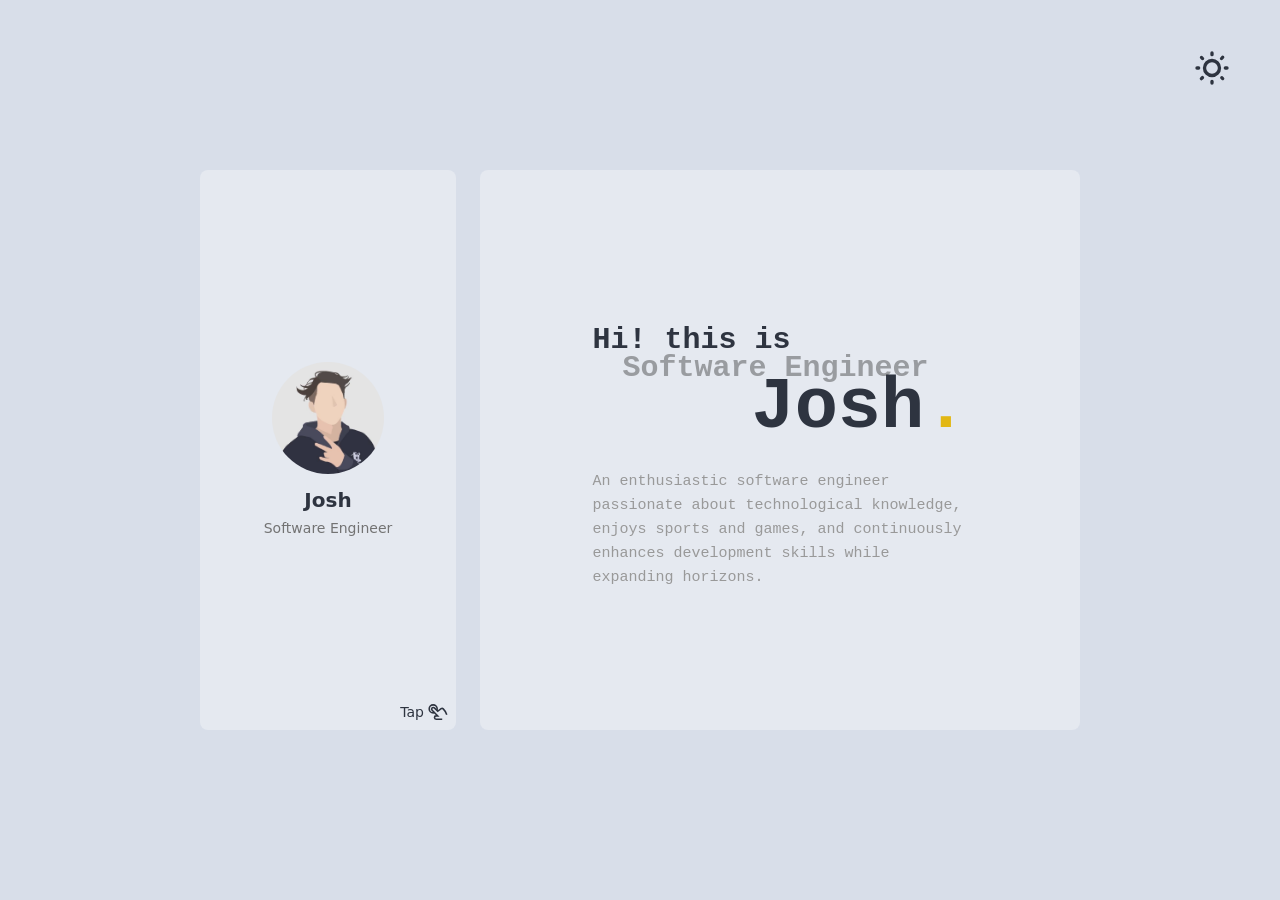
<file: index.html>
<!DOCTYPE html><html lang="en" data-theme="nord"><head><meta charSet="utf-8"/><meta name="viewport" content="width=device-width, initial-scale=1"/><link rel="stylesheet" href="/_next/static/css/d52b0a0fb822738d.css" data-precedence="next"/><link rel="preload" as="script" fetchPriority="low" href="/_next/static/chunks/webpack-3d09e998b6221e12.js"/><script src="/_next/static/chunks/4bd1b696-18452535c1c4862d.js" async=""></script><script src="/_next/static/chunks/684-29725e30fd3bc1e8.js" async=""></script><script src="/_next/static/chunks/main-app-04469b8498138977.js" async=""></script><script src="/_next/static/chunks/766-9857812d1cce3e70.js" async=""></script><script src="/_next/static/chunks/app/page-ef372a4d7ca389b6.js" async=""></script><title>SE-Josh</title><meta name="description" content="this si SE-Josh&#x27;s personal website"/><link rel="icon" href="/favicon.ico" type="image/x-icon" sizes="256x256"/><script>document.querySelectorAll('body link[rel="icon"], body link[rel="apple-touch-icon"]').forEach(el => document.head.appendChild(el))</script><script src="/_next/static/chunks/polyfills-42372ed130431b0a.js" noModule=""></script></head><body class="bg-base-300 __variable_5cfdac __variable_9a8899 antialiased"><label class="swap swap-rotate fixed right-12 top-12 z-50"><input type="checkbox" class="theme-controller" value="halloween"/><svg class="swap-off h-10 w-10 fill-current" xmlns="http://www.w3.org/2000/svg" viewBox="0 0 24 24"><path d="M5.64,17l-.71.71a1,1,0,0,0,0,1.41,1,1,0,0,0,1.41,0l.71-.71A1,1,0,0,0,5.64,17ZM5,12a1,1,0,0,0-1-1H3a1,1,0,0,0,0,2H4A1,1,0,0,0,5,12Zm7-7a1,1,0,0,0,1-1V3a1,1,0,0,0-2,0V4A1,1,0,0,0,12,5ZM5.64,7.05a1,1,0,0,0,.7.29,1,1,0,0,0,.71-.29,1,1,0,0,0,0-1.41l-.71-.71A1,1,0,0,0,4.93,6.34Zm12,.29a1,1,0,0,0,.7-.29l.71-.71a1,1,0,1,0-1.41-1.41L17,5.64a1,1,0,0,0,0,1.41A1,1,0,0,0,17.66,7.34ZM21,11H20a1,1,0,0,0,0,2h1a1,1,0,0,0,0-2Zm-9,8a1,1,0,0,0-1,1v1a1,1,0,0,0,2,0V20A1,1,0,0,0,12,19ZM18.36,17A1,1,0,0,0,17,18.36l.71.71a1,1,0,0,0,1.41,0,1,1,0,0,0,0-1.41ZM12,6.5A5.5,5.5,0,1,0,17.5,12,5.51,5.51,0,0,0,12,6.5Zm0,9A3.5,3.5,0,1,1,15.5,12,3.5,3.5,0,0,1,12,15.5Z"></path></svg><svg class="swap-on h-10 w-10 fill-current" xmlns="http://www.w3.org/2000/svg" viewBox="0 0 24 24"><path d="M21.64,13a1,1,0,0,0-1.05-.14,8.05,8.05,0,0,1-3.37.73A8.15,8.15,0,0,1,9.08,5.49a8.59,8.59,0,0,1,.25-2A1,1,0,0,0,8,2.36,10.14,10.14,0,1,0,22,14.05,1,1,0,0,0,21.64,13Zm-9.5,6.69A8.14,8.14,0,0,1,7.08,5.22v.27A10.15,10.15,0,0,0,17.22,15.63a9.79,9.79,0,0,0,2.1-.22A8.11,8.11,0,0,1,12.14,19.73Z"></path></svg></label><div class="w-full h-screen flex flex-col items-center justify-center gap-6 md:flex-row md:px-3"><div class="p-10 w-full h-full md:p-0 md:w-64 md:h-140 [perspective:2000px]"><div class="relative h-full w-full transition-transform duration-500 [transform-style:preserve-3d]" style="transform:rotateY(0deg)"><div class="card absolute inset-0 flex flex-col items-center justify-center gap-3 rounded-box bg-base-200 [backface-visibility:hidden] cursor-pointer"><div class="avatar"><div class="w-28 rounded-full"><img alt="me-draw" loading="lazy" width="480" height="480" decoding="async" data-nimg="1" style="color:transparent" src="/_next/static/media/draw.e557b8c3.jpg"/></div></div><div class="flex flex-col items-center gap-1"><span class="text-xl font-bold">Josh</span><span class="text-sm text-neutral-500">Software Engineer</span></div><div class="absolute bottom-2 right-2 flex items-center gap-1 text-sm"><span>Tap</span><svg xmlns="http://www.w3.org/2000/svg" width="20px" height="20px" viewBox="0 0 24 24" fill="currentColor" stroke="currentColor"><path fill="none" stroke="currentColor" stroke-miterlimit="10" stroke-width="1.91" d="M17.07,20.61H9.79a2,2,0,0,1-2-2,2,2,0,0,1,2-2h1.87L5,9.86a2,2,0,0,1-.19-2.65,1.88,1.88,0,0,1,1.47-.68,1.84,1.84,0,0,1,1.35.55l4.06,4.06,4.08-3.06a1.91,1.91,0,0,1,2.5.18h0A17.18,17.18,0,0,1,22.42,15l.06.19"></path><path fill="none" stroke="currentColor" stroke-miterlimit="10" stroke-width="1.91" d="M10.63,10.12A4.73,4.73,0,0,0,11,8.17,4.78,4.78,0,1,0,6.26,13a4.67,4.67,0,0,0,1.55-.26"></path></svg></div></div><div class="absolute inset-0 flex flex-col items-center justify-center gap-4 rounded-box bg-base-200 [backface-visibility:hidden]" style="transform:rotateY(180deg)"><ul class="menu rounded-box bg-base-200 gap-5 hidden md:flex"><li><a class="transition-all duration-300 ease-in-out menu-active"><svg xmlns="http://www.w3.org/2000/svg" class="h-5 w-5" viewBox="0 0 24 24" fill="currentColor" stroke="currentColor"><path d="M8.25 10.3125C8.25 9.79473 8.66973 9.375 9.1875 9.375H12.1875C12.7053 9.375 13.125 9.79473 13.125 10.3125V18.375C13.125 18.8928 12.7053 19.3125 12.1875 19.3125C11.6697 19.3125 11.25 18.8928 11.25 18.375V11.25H9.1875C8.66973 11.25 8.25 10.8303 8.25 10.3125Z"></path><path d="M7.82812 18.5625C7.82812 18.0447 8.24786 17.625 8.76562 17.625H15.2344C15.7521 17.625 16.1719 18.0447 16.1719 18.5625C16.1719 19.0803 15.7521 19.5 15.2344 19.5H8.76562C8.24786 19.5 7.82812 19.0803 7.82812 18.5625Z"></path><path d="M12 7.5C11.7033 7.5 11.4133 7.41203 11.1666 7.24721C10.92 7.08238 10.7277 6.84811 10.6142 6.57403C10.5006 6.29994 10.4709 5.99834 10.5288 5.70737C10.5867 5.41639 10.7296 5.14912 10.9393 4.93934C11.1491 4.72956 11.4164 4.5867 11.7074 4.52882C11.9983 4.47094 12.2999 4.50065 12.574 4.61418C12.8481 4.72771 13.0824 4.91997 13.2472 5.16665C13.412 5.41332 13.5 5.70333 13.5 6C13.5 6.39783 13.342 6.77936 13.0607 7.06066C12.7794 7.34197 12.3978 7.5 12 7.5Z"></path></svg>關於我</a></li><li><a class="transition-all duration-300 ease-in-out "><svg xmlns="http://www.w3.org/2000/svg" class="h-5 w-5" viewBox="0 0 24 24" fill="none" stroke="currentColor"><g clip-path="url(#clip0_53_13510)"><path stroke-linecap="round" stroke-linejoin="round" stroke-width="2" d="M15 18C16.6569 18 18 16.6569 18 15C18 13.3431 16.6569 12 15 12C13.3431 12 12 13.3431 12 15C12 16.6569 13.3431 18 15 18Z"></path><path stroke-linecap="round" stroke-linejoin="round" stroke-width="2" d="M13 17.5V22L15 20.5L17 22V17.5"></path><path stroke-linecap="round" stroke-linejoin="round" stroke-width="2" d="M10 19H5C4.46957 19 3.96086 18.7893 3.58579 18.4142C3.21071 18.0391 3 17.5304 3 17V7C3 5.9 3.9 5 5 5H19C19.5304 5 20.0391 5.21071 20.4142 5.58579C20.7893 5.96086 21 6.46957 21 7V17C20.9996 17.3507 20.9071 17.6952 20.7315 17.9988C20.556 18.3025 20.3037 18.5546 20 18.73"></path><path stroke-linecap="round" stroke-linejoin="round" stroke-width="2" d="M6 9H18"></path><path stroke-linecap="round" stroke-linejoin="round" stroke-width="2" d="M6 12H9"></path><path stroke-linecap="round" stroke-linejoin="round" stroke-width="2" d="M6 15H8"></path></g></svg>證照</a></li><li><a class="transition-all duration-300 ease-in-out "><svg xmlns="http://www.w3.org/2000/svg" class="h-5 w-5" viewBox="0 0 24 24" fill="none" stroke="currentColor"><path stroke-linecap="round" stroke-linejoin="round" stroke-width="2" d="M21 8V7a2 2 0 00-2-2H5a2 2 0 00-2 2v1m18 0l-9 6-9-6m18 0v9a2 2 0 01-2 2H5a2 2 0 01-2-2V8m18 0l-9 6-9-6"></path></svg>聯絡資訊</a></li><li><a class="transition-all duration-300 ease-in-out "><svg xmlns="http://www.w3.org/2000/svg" class="h-5 w-5" viewBox="0 0 24 24" fill="none" stroke="currentColor"><path stroke-linecap="round" stroke-linejoin="round" stroke-width="2" d="M13 10V3L4 14h7v7l9-11h-7z"></path></svg>技能表</a></li></ul><div class="flex flex-col items-start justify-center gap-4 block md:hidden"><main class="flex flex-col items-center justify-center w-full font-mono"><section class="flex flex-col items-start justify-start relative text-left w-full max-w-[220px] md:max-w-[375px] group"><div class="select-none font-bold text-3xl leading-[60px] mb-2 transition-all duration-1500 md:group-hover:pl-[50%] group-hover:text-transparent md:group-hover:pl-[30%]">Hi! this is</div><p class="select-none absolute text-[#29282866] font-extrabold text-3xl leading-[35px] mt-[41px] ml-[30px] transition-colors duration-1000 group-hover:text-primary invisible md:visible">Software Engineer</p><p class="select-none text-7xl leading-[60px] font-bold self-end mb-8 transition-all duration-1500 md:group-hover:pr-[40%] group-hover:text-primary">Josh<span class="text-[#e2b714]">.</span></p><p class="text-[15px] text-[#999999] leading-6 font-light text-left mb-0 transition-all duration-1500 group-hover:scale-110">An enthusiastic software engineer passionate about technological knowledge, enjoys sports and games, and continuously enhances development skills while expanding horizons.</p></section></main></div><div class="dock bg-neutral text-neutral-content rounded-b-box flex md:hidden"><button class=""><svg xmlns="http://www.w3.org/2000/svg" class="h-5 w-5" viewBox="0 0 24 24" fill="none" stroke="currentColor"><g clip-path="url(#clip0_53_13510)"><path stroke-linecap="round" stroke-linejoin="round" stroke-width="2" d="M15 18C16.6569 18 18 16.6569 18 15C18 13.3431 16.6569 12 15 12C13.3431 12 12 13.3431 12 15C12 16.6569 13.3431 18 15 18Z"></path><path stroke-linecap="round" stroke-linejoin="round" stroke-width="2" d="M13 17.5V22L15 20.5L17 22V17.5"></path><path stroke-linecap="round" stroke-linejoin="round" stroke-width="2" d="M10 19H5C4.46957 19 3.96086 18.7893 3.58579 18.4142C3.21071 18.0391 3 17.5304 3 17V7C3 5.9 3.9 5 5 5H19C19.5304 5 20.0391 5.21071 20.4142 5.58579C20.7893 5.96086 21 6.46957 21 7V17C20.9996 17.3507 20.9071 17.6952 20.7315 17.9988C20.556 18.3025 20.3037 18.5546 20 18.73"></path><path stroke-linecap="round" stroke-linejoin="round" stroke-width="2" d="M6 9H18"></path><path stroke-linecap="round" stroke-linejoin="round" stroke-width="2" d="M6 12H9"></path><path stroke-linecap="round" stroke-linejoin="round" stroke-width="2" d="M6 15H8"></path></g></svg><span class="dock-label my-1">Certs</span></button><button class=""><svg xmlns="http://www.w3.org/2000/svg" class="h-5 w-5" viewBox="0 0 24 24" fill="none" stroke="currentColor"><path stroke-linecap="round" stroke-linejoin="round" stroke-width="2" d="M21 8V7a2 2 0 00-2-2H5a2 2 0 00-2 2v1m18 0l-9 6-9-6m18 0v9a2 2 0 01-2 2H5a2 2 0 01-2-2V8m18 0l-9 6-9-6"></path></svg><span class="dock-label my-1">Contact</span></button><button class=""><svg xmlns="http://www.w3.org/2000/svg" class="h-5 w-5" viewBox="0 0 24 24" fill="none" stroke="currentColor"><path stroke-linecap="round" stroke-linejoin="round" stroke-width="2" d="M13 10V3L4 14h7v7l9-11h-7z"></path></svg><span class="dock-label my-1">Skills</span></button><button><svg xmlns="http://www.w3.org/2000/svg" width="20" height="20" fill="currentColor" class="bi bi-arrow-clockwise" viewBox="0 0 16 16"><path fill-rule="evenodd" d="M8 3a5 5 0 1 0 4.546 2.914.5.5 0 0 1 .908-.417A6 6 0 1 1 8 2z"></path><path d="M8 4.466V.534a.25.25 0 0 1 .41-.192l2.36 1.966c.12.1.12.284 0 .384L8.41 4.658A.25.25 0 0 1 8 4.466"></path></svg><span class="dock-label my-1">Back</span></button></div><div class="absolute bottom-2 right-2 flex items-center gap-1 text-sm cursor-pointer"><span>Back</span><span class="text-lg" role="img" aria-label="tap gesture"><svg xmlns="http://www.w3.org/2000/svg" width="20" height="20" fill="currentColor" class="bi bi-arrow-clockwise" viewBox="0 0 16 16"><path fill-rule="evenodd" d="M8 3a5 5 0 1 0 4.546 2.914.5.5 0 0 1 .908-.417A6 6 0 1 1 8 2z"></path><path d="M8 4.466V.534a.25.25 0 0 1 .41-.192l2.36 1.966c.12.1.12.284 0 .384L8.41 4.658A.25.25 0 0 1 8 4.466"></path></svg></span></div></div></div></div><div class="hidden md:block"><div class="w-full md:w-150 h-80 md:h-140 rounded-box bg-base-200 p-4 flex items-center justify-center relative overflow-hidden"><div class="transition-all duration-500 ease-in-out absolute p-4 w-full h-full flex items-center justify-center opacity-100 transform-none"><main class="flex flex-col items-center justify-center w-full font-mono"><section class="flex flex-col items-start justify-start relative text-left w-full max-w-[220px] md:max-w-[375px] group"><div class="select-none font-bold text-3xl leading-[60px] mb-2 transition-all duration-1500 md:group-hover:pl-[50%] group-hover:text-transparent md:group-hover:pl-[30%]">Hi! this is</div><p class="select-none absolute text-[#29282866] font-extrabold text-3xl leading-[35px] mt-[41px] ml-[30px] transition-colors duration-1000 group-hover:text-primary invisible md:visible">Software Engineer</p><p class="select-none text-7xl leading-[60px] font-bold self-end mb-8 transition-all duration-1500 md:group-hover:pr-[40%] group-hover:text-primary">Josh<span class="text-[#e2b714]">.</span></p><p class="text-[15px] text-[#999999] leading-6 font-light text-left mb-0 transition-all duration-1500 group-hover:scale-110">An enthusiastic software engineer passionate about technological knowledge, enjoys sports and games, and continuously enhances development skills while expanding horizons.</p></section></main></div><div class="transition-all duration-500 ease-in-out absolute p-4 w-full h-full flex items-center justify-center opacity-0 transform-translate-y-10 pointer-events-none"><div class="flex flex-col items-center gap-2"><div class="p-5"><div class="carousel w-full"><div id="PC-item1" class="carousel-item w-full"><img alt="Azure Certificate" loading="lazy" width="1582" height="845" decoding="async" data-nimg="1" class="object-contain h-full" style="color:transparent" src="/_next/static/media/Cert-Azure.c41324d3.jpg"/></div><div id="PC-item2" class="carousel-item w-full flex flex-col"><img alt="GitHub Certificate" loading="lazy" width="1280" height="989" decoding="async" data-nimg="1" class="object-contain h-full" style="color:transparent" src="/_next/static/media/Cert-GitHub.7be32c09.jpg"/></div><div id="PC-item3" class="carousel-item w-full"><img alt="Docker Certificate" loading="lazy" width="1280" height="989" decoding="async" data-nimg="1" class="object-contain h-full" style="color:transparent" src="/_next/static/media/Cert-Docker.ff42c845.jpg"/></div><div id="PC-item4" class="carousel-item w-full"><img alt="Ubuntu Certificate" loading="lazy" width="1280" height="989" decoding="async" data-nimg="1" class="object-contain h-full" style="color:transparent" src="/_next/static/media/Cert-Ubuntu.10d2c094.jpg"/></div></div><div class="flex w-full justify-center gap-2 py-2"><a href="#PC-item1" class="btn btn-xs">Azure</a><a href="#PC-item2" class="btn btn-xs">GitHub</a><a href="#PC-item3" class="btn btn-xs">Docker</a><a href="#PC-item4" class="btn btn-xs">Ubuntu</a></div></div></div></div><div class="transition-all duration-500 ease-in-out absolute p-4 w-full h-full flex items-center justify-center opacity-0 transform-translate-y-10 pointer-events-none"><ul class="list bg-base-200 rounded-box w-full"><li class="p-4 pb-2 text-xs opacity-60 tracking-wide">歡迎透過以下資訊與我聯繫</li><li class="list-row"><div class="text-4xl font-thin opacity-30 tabular-nums">１</div><div><img alt="linkedin logo" loading="lazy" width="320" height="320" decoding="async" data-nimg="1" class="size-10 rounded-box" style="color:transparent" src="/_next/static/media/linkedin.f15aedb4.png"/></div><div class="list-col-grow"><div>LinkedIn</div><div class="text-xs uppercase font-semibold opacity-60">Josh Lin</div></div><button class="btn btn-square btn-ghost"><svg class="size-[1.2em]" xmlns="http://www.w3.org/2000/svg" viewBox="0 0 24 24"><g stroke-linejoin="round" stroke-linecap="round" stroke-width="2" fill="none" stroke="currentColor"><path d="M6 3L20 12 6 21 6 3z"></path></g></svg></button></li><li class="list-row"><div class="text-4xl font-thin opacity-30 tabular-nums">２</div><div><img alt="github logo" loading="lazy" width="240" height="240" decoding="async" data-nimg="1" class="size-10 rounded-box" style="color:transparent" src="/_next/static/media/github.d2317e7d.png"/></div><div class="list-col-grow"><div>GitHub</div><div class="text-xs uppercase font-semibold opacity-60">SE-Josh</div></div><button class="btn btn-square btn-ghost"><svg class="size-[1.2em]" xmlns="http://www.w3.org/2000/svg" viewBox="0 0 24 24"><g stroke-linejoin="round" stroke-linecap="round" stroke-width="2" fill="none" stroke="currentColor"><path d="M6 3L20 12 6 21 6 3z"></path></g></svg></button></li><li class="list-row"><div class="text-4xl font-thin opacity-30 tabular-nums">３</div><div><img alt="hackmd logo" loading="lazy" width="400" height="400" decoding="async" data-nimg="1" class="size-10 rounded-box" style="color:transparent" src="/_next/static/media/hackmd.568f43f5.png"/></div><div class="list-col-grow"><div>HackMD</div><div class="text-xs uppercase font-semibold opacity-60">SE-Josh</div></div><button class="btn btn-square btn-ghost"><svg class="size-[1.2em]" xmlns="http://www.w3.org/2000/svg" viewBox="0 0 24 24"><g stroke-linejoin="round" stroke-linecap="round" stroke-width="2" fill="none" stroke="currentColor"><path d="M6 3L20 12 6 21 6 3z"></path></g></svg></button></li><li class="list-row"><div class="text-4xl font-thin opacity-30 tabular-nums">４</div><div><img alt="instagram logo" loading="lazy" width="320" height="320" decoding="async" data-nimg="1" class="size-10 rounded-box" style="color:transparent" src="/_next/static/media/instagram.fbb66a7f.png"/></div><div class="list-col-grow"><div>Instagram</div><div class="text-xs uppercase font-semibold opacity-60">87osh</div></div><button class="btn btn-square btn-ghost"><svg class="size-[1.2em]" xmlns="http://www.w3.org/2000/svg" viewBox="0 0 24 24"><g stroke-linejoin="round" stroke-linecap="round" stroke-width="2" fill="none" stroke="currentColor"><path d="M6 3L20 12 6 21 6 3z"></path></g></svg></button></li></ul></div><div class="transition-all duration-500 ease-in-out absolute p-4 w-full h-full flex items-center justify-center opacity-0 transform-translate-y-10 pointer-events-none"><section class="flex items-center justify-center w-full h-full"><div class="mockup-code bg-base-100 text-base-content w-full h-full"><div class="hidden md:block"><pre data-prefix="$"><code>const skillSet = {</code></pre><pre data-prefix="&gt;" class="text-info"><code>  cloudPlatforms: [</code></pre><pre data-prefix=" " class="text-info"><code>    &#x27;Azure&#x27;,</code></pre><pre data-prefix=" " class="text-info"><code>    &#x27;Google Cloud Platform&#x27;</code></pre><pre data-prefix="" class="text-info"><code>  ],</code></pre><pre data-prefix="&gt;" class="text-warning"><code>  devOpsAndContainer: [</code></pre><pre data-prefix=" " class="text-warning"><code>    &#x27;Docker Foundations&#x27;,</code></pre><pre data-prefix=" " class="text-warning"><code>    &#x27;Containerization&#x27;,</code></pre><pre data-prefix=" " class="text-warning"><code>    &#x27;GitLab CI/CD&#x27;,</code></pre><pre data-prefix="" class="text-warning"><code>  ],</code></pre><pre data-prefix="&gt;" class="text-success"><code>  linuxAndCli: [</code></pre><pre data-prefix=" " class="text-success"><code>    &#x27;Linux System Administration&#x27;,</code></pre><pre data-prefix=" " class="text-success"><code>    &#x27;CLI&#x27;</code></pre><pre data-prefix="" class="text-success"><code>  ],</code></pre><pre data-prefix="&gt;" class="text-accent"><code>  frontend: [</code></pre><pre data-prefix=" " class="text-accent"><code>    &#x27;React / Next / React Native / Vue&#x27;,</code></pre><pre data-prefix=" " class="text-accent"><code>    &#x27;TypeScript&#x27;,</code></pre><pre data-prefix=" " class="text-accent"><code>    &#x27;GraphQL&#x27;</code></pre><pre data-prefix="" class="text-accent"><code>  ],</code></pre><pre data-prefix="&gt;" class="text-primary"><code>  backend: [&#x27;Node.js&#x27;],</code></pre><pre data-prefix="$"><code>};</code></pre></div><div class="block md:hidden"><pre data-prefix="&gt;" class="text-info"><code>Cloud: Azure / GCP</code></pre><pre data-prefix="&gt;" class="text-warning"><code>DevOps: Docker &amp; CI / CD</code></pre><pre data-prefix="&gt;" class="text-success"><code>Linux: Ubuntu / CLI</code></pre><pre data-prefix="&gt;" class="text-accent"><code>Frontend: React(Native) / Vue</code></pre><pre data-prefix="&gt;" class="text-primary"><code>Backend: Node / GraphQL</code></pre></div></div></section></div></div></div></div><!--$--><!--/$--><!--$--><!--/$--><script src="/_next/static/chunks/webpack-3d09e998b6221e12.js" async=""></script><script>(self.__next_f=self.__next_f||[]).push([0])</script><script>self.__next_f.push([1,"1:\"$Sreact.fragment\"\n2:I[7555,[],\"\"]\n3:I[1295,[],\"\"]\n4:I[894,[],\"ClientPageRoot\"]\n5:I[9699,[\"766\",\"static/chunks/766-9857812d1cce3e70.js\",\"974\",\"static/chunks/app/page-ef372a4d7ca389b6.js\"],\"default\"]\n8:I[9665,[],\"MetadataBoundary\"]\na:I[9665,[],\"OutletBoundary\"]\nd:I[4911,[],\"AsyncMetadataOutlet\"]\nf:I[9665,[],\"ViewportBoundary\"]\n11:I[6614,[],\"\"]\n:HL[\"/_next/static/css/d52b0a0fb822738d.css\",\"style\"]\n"])</script><script>self.__next_f.push([1,"0:{\"P\":null,\"b\":\"J6qFjZoNdFsJFVBqTqRrc\",\"p\":\"\",\"c\":[\"\",\"\"],\"i\":false,\"f\":[[[\"\",{\"children\":[\"__PAGE__\",{}]},\"$undefined\",\"$undefined\",true],[\"\",[\"$\",\"$1\",\"c\",{\"children\":[[[\"$\",\"link\",\"0\",{\"rel\":\"stylesheet\",\"href\":\"/_next/static/css/d52b0a0fb822738d.css\",\"precedence\":\"next\",\"crossOrigin\":\"$undefined\",\"nonce\":\"$undefined\"}]],[\"$\",\"html\",null,{\"lang\":\"en\",\"data-theme\":\"nord\",\"children\":[\"$\",\"body\",null,{\"className\":\"bg-base-300 __variable_5cfdac __variable_9a8899 antialiased\",\"children\":[[\"$\",\"label\",null,{\"className\":\"swap swap-rotate fixed right-12 top-12 z-50\",\"children\":[[\"$\",\"input\",null,{\"type\":\"checkbox\",\"className\":\"theme-controller\",\"value\":\"halloween\"}],[\"$\",\"svg\",null,{\"className\":\"swap-off h-10 w-10 fill-current\",\"xmlns\":\"http://www.w3.org/2000/svg\",\"viewBox\":\"0 0 24 24\",\"children\":[\"$\",\"path\",null,{\"d\":\"M5.64,17l-.71.71a1,1,0,0,0,0,1.41,1,1,0,0,0,1.41,0l.71-.71A1,1,0,0,0,5.64,17ZM5,12a1,1,0,0,0-1-1H3a1,1,0,0,0,0,2H4A1,1,0,0,0,5,12Zm7-7a1,1,0,0,0,1-1V3a1,1,0,0,0-2,0V4A1,1,0,0,0,12,5ZM5.64,7.05a1,1,0,0,0,.7.29,1,1,0,0,0,.71-.29,1,1,0,0,0,0-1.41l-.71-.71A1,1,0,0,0,4.93,6.34Zm12,.29a1,1,0,0,0,.7-.29l.71-.71a1,1,0,1,0-1.41-1.41L17,5.64a1,1,0,0,0,0,1.41A1,1,0,0,0,17.66,7.34ZM21,11H20a1,1,0,0,0,0,2h1a1,1,0,0,0,0-2Zm-9,8a1,1,0,0,0-1,1v1a1,1,0,0,0,2,0V20A1,1,0,0,0,12,19ZM18.36,17A1,1,0,0,0,17,18.36l.71.71a1,1,0,0,0,1.41,0,1,1,0,0,0,0-1.41ZM12,6.5A5.5,5.5,0,1,0,17.5,12,5.51,5.51,0,0,0,12,6.5Zm0,9A3.5,3.5,0,1,1,15.5,12,3.5,3.5,0,0,1,12,15.5Z\"}]}],[\"$\",\"svg\",null,{\"className\":\"swap-on h-10 w-10 fill-current\",\"xmlns\":\"http://www.w3.org/2000/svg\",\"viewBox\":\"0 0 24 24\",\"children\":[\"$\",\"path\",null,{\"d\":\"M21.64,13a1,1,0,0,0-1.05-.14,8.05,8.05,0,0,1-3.37.73A8.15,8.15,0,0,1,9.08,5.49a8.59,8.59,0,0,1,.25-2A1,1,0,0,0,8,2.36,10.14,10.14,0,1,0,22,14.05,1,1,0,0,0,21.64,13Zm-9.5,6.69A8.14,8.14,0,0,1,7.08,5.22v.27A10.15,10.15,0,0,0,17.22,15.63a9.79,9.79,0,0,0,2.1-.22A8.11,8.11,0,0,1,12.14,19.73Z\"}]}]]}],[\"$\",\"$L2\",null,{\"parallelRouterKey\":\"children\",\"error\":\"$undefined\",\"errorStyles\":\"$undefined\",\"errorScripts\":\"$undefined\",\"template\":[\"$\",\"$L3\",null,{}],\"templateStyles\":\"$undefined\",\"templateScripts\":\"$undefined\",\"notFound\":[[[\"$\",\"title\",null,{\"children\":\"404: This page could not be found.\"}],[\"$\",\"div\",null,{\"style\":{\"fontFamily\":\"system-ui,\\\"Segoe UI\\\",Roboto,Helvetica,Arial,sans-serif,\\\"Apple Color Emoji\\\",\\\"Segoe UI Emoji\\\"\",\"height\":\"100vh\",\"textAlign\":\"center\",\"display\":\"flex\",\"flexDirection\":\"column\",\"alignItems\":\"center\",\"justifyContent\":\"center\"},\"children\":[\"$\",\"div\",null,{\"children\":[[\"$\",\"style\",null,{\"dangerouslySetInnerHTML\":{\"__html\":\"body{color:#000;background:#fff;margin:0}.next-error-h1{border-right:1px solid rgba(0,0,0,.3)}@media (prefers-color-scheme:dark){body{color:#fff;background:#000}.next-error-h1{border-right:1px solid rgba(255,255,255,.3)}}\"}}],[\"$\",\"h1\",null,{\"className\":\"next-error-h1\",\"style\":{\"display\":\"inline-block\",\"margin\":\"0 20px 0 0\",\"padding\":\"0 23px 0 0\",\"fontSize\":24,\"fontWeight\":500,\"verticalAlign\":\"top\",\"lineHeight\":\"49px\"},\"children\":404}],[\"$\",\"div\",null,{\"style\":{\"display\":\"inline-block\"},\"children\":[\"$\",\"h2\",null,{\"style\":{\"fontSize\":14,\"fontWeight\":400,\"lineHeight\":\"49px\",\"margin\":0},\"children\":\"This page could not be found.\"}]}]]}]}]],[]],\"forbidden\":\"$undefined\",\"unauthorized\":\"$undefined\"}]]}]}]]}],{\"children\":[\"__PAGE__\",[\"$\",\"$1\",\"c\",{\"children\":[[\"$\",\"$L4\",null,{\"Component\":\"$5\",\"searchParams\":{},\"params\":{},\"promises\":[\"$@6\",\"$@7\"]}],[\"$\",\"$L8\",null,{\"children\":\"$L9\"}],null,[\"$\",\"$La\",null,{\"children\":[\"$Lb\",\"$Lc\",[\"$\",\"$Ld\",null,{\"promise\":\"$@e\"}]]}]]}],{},null,false]},null,false],[\"$\",\"$1\",\"h\",{\"children\":[null,[\"$\",\"$1\",\"iH330OATYh0ITpxH2V8ot\",{\"children\":[[\"$\",\"$Lf\",null,{\"children\":\"$L10\"}],null]}],null]}],false]],\"m\":\"$undefined\",\"G\":[\"$11\",\"$undefined\"],\"s\":false,\"S\":true}\n"])</script><script>self.__next_f.push([1,"12:\"$Sreact.suspense\"\n13:I[4911,[],\"AsyncMetadata\"]\n6:{}\n7:{}\n9:[\"$\",\"$12\",null,{\"fallback\":null,\"children\":[\"$\",\"$L13\",null,{\"promise\":\"$@14\"}]}]\n"])</script><script>self.__next_f.push([1,"c:null\n"])</script><script>self.__next_f.push([1,"10:[[\"$\",\"meta\",\"0\",{\"charSet\":\"utf-8\"}],[\"$\",\"meta\",\"1\",{\"name\":\"viewport\",\"content\":\"width=device-width, initial-scale=1\"}]]\nb:null\n"])</script><script>self.__next_f.push([1,"14:{\"metadata\":[[\"$\",\"title\",\"0\",{\"children\":\"SE-Josh\"}],[\"$\",\"meta\",\"1\",{\"name\":\"description\",\"content\":\"this si SE-Josh's personal website\"}],[\"$\",\"link\",\"2\",{\"rel\":\"icon\",\"href\":\"/favicon.ico\",\"type\":\"image/x-icon\",\"sizes\":\"256x256\"}]],\"error\":null,\"digest\":\"$undefined\"}\ne:{\"metadata\":\"$14:metadata\",\"error\":null,\"digest\":\"$undefined\"}\n"])</script></body></html>
</file>
<file: _next/static/css/d52b0a0fb822738d.css>
@font-face{font-family:Geist;font-style:normal;font-weight:100 900;font-display:swap;src:url(/_next/static/media/8d697b304b401681-s.woff2) format("woff2");unicode-range:u+0301,u+0400-045f,u+0490-0491,u+04b0-04b1,u+2116}@font-face{font-family:Geist;font-style:normal;font-weight:100 900;font-display:swap;src:url(/_next/static/media/ba015fad6dcf6784-s.woff2) format("woff2");unicode-range:u+0100-02ba,u+02bd-02c5,u+02c7-02cc,u+02ce-02d7,u+02dd-02ff,u+0304,u+0308,u+0329,u+1d00-1dbf,u+1e00-1e9f,u+1ef2-1eff,u+2020,u+20a0-20ab,u+20ad-20c0,u+2113,u+2c60-2c7f,u+a720-a7ff}@font-face{font-family:Geist;font-style:normal;font-weight:100 900;font-display:swap;src:url(/_next/static/media/569ce4b8f30dc480-s.p.woff2) format("woff2");unicode-range:u+00??,u+0131,u+0152-0153,u+02bb-02bc,u+02c6,u+02da,u+02dc,u+0304,u+0308,u+0329,u+2000-206f,u+20ac,u+2122,u+2191,u+2193,u+2212,u+2215,u+feff,u+fffd}@font-face{font-family:Geist Fallback;src:local("Arial");ascent-override:95.94%;descent-override:28.16%;line-gap-override:0.00%;size-adjust:104.76%}.__className_5cfdac{font-family:Geist,Geist Fallback;font-style:normal}.__variable_5cfdac{--font-geist-sans:"Geist","Geist Fallback"}@font-face{font-family:Geist Mono;font-style:normal;font-weight:100 900;font-display:swap;src:url(/_next/static/media/9610d9e46709d722-s.woff2) format("woff2");unicode-range:u+0301,u+0400-045f,u+0490-0491,u+04b0-04b1,u+2116}@font-face{font-family:Geist Mono;font-style:normal;font-weight:100 900;font-display:swap;src:url(/_next/static/media/747892c23ea88013-s.woff2) format("woff2");unicode-range:u+0100-02ba,u+02bd-02c5,u+02c7-02cc,u+02ce-02d7,u+02dd-02ff,u+0304,u+0308,u+0329,u+1d00-1dbf,u+1e00-1e9f,u+1ef2-1eff,u+2020,u+20a0-20ab,u+20ad-20c0,u+2113,u+2c60-2c7f,u+a720-a7ff}@font-face{font-family:Geist Mono;font-style:normal;font-weight:100 900;font-display:swap;src:url(/_next/static/media/93f479601ee12b01-s.p.woff2) format("woff2");unicode-range:u+00??,u+0131,u+0152-0153,u+02bb-02bc,u+02c6,u+02da,u+02dc,u+0304,u+0308,u+0329,u+2000-206f,u+20ac,u+2122,u+2191,u+2193,u+2212,u+2215,u+feff,u+fffd}@font-face{font-family:Geist Mono Fallback;src:local("Arial");ascent-override:74.67%;descent-override:21.92%;line-gap-override:0.00%;size-adjust:134.59%}.__className_9a8899{font-family:Geist Mono,Geist Mono Fallback;font-style:normal}.__variable_9a8899{--font-geist-mono:"Geist Mono","Geist Mono Fallback"}

/*! tailwindcss v4.1.8 | MIT License | https://tailwindcss.com */@layer properties{@supports (((-webkit-hyphens:none)) and (not (margin-trim:inline))) or ((-moz-orient:inline) and (not (color:rgb(from red r g b)))){*,::backdrop,:after,:before{--tw-rotate-x:initial;--tw-rotate-y:initial;--tw-rotate-z:initial;--tw-skew-x:initial;--tw-skew-y:initial;--tw-leading:initial;--tw-font-weight:initial;--tw-tracking:initial;--tw-ordinal:initial;--tw-slashed-zero:initial;--tw-numeric-figure:initial;--tw-numeric-spacing:initial;--tw-numeric-fraction:initial;--tw-shadow:0 0 #0000;--tw-shadow-color:initial;--tw-shadow-alpha:100%;--tw-inset-shadow:0 0 #0000;--tw-inset-shadow-color:initial;--tw-inset-shadow-alpha:100%;--tw-ring-color:initial;--tw-ring-shadow:0 0 #0000;--tw-inset-ring-color:initial;--tw-inset-ring-shadow:0 0 #0000;--tw-ring-inset:initial;--tw-ring-offset-width:0px;--tw-ring-offset-color:#fff;--tw-ring-offset-shadow:0 0 #0000;--tw-duration:initial;--tw-ease:initial;--tw-scale-x:1;--tw-scale-y:1;--tw-scale-z:1}}}@layer theme{:host,:root{--font-sans:ui-sans-serif,system-ui,sans-serif,"Apple Color Emoji","Segoe UI Emoji","Segoe UI Symbol","Noto Color Emoji";--font-mono:ui-monospace,SFMono-Regular,Menlo,Monaco,Consolas,"Liberation Mono","Courier New",monospace;--color-neutral-500:oklch(55.6% 0 0);--spacing:.25rem;--text-xs:.75rem;--text-xs--line-height:calc(1/.75);--text-sm:.875rem;--text-sm--line-height:calc(1.25/.875);--text-lg:1.125rem;--text-lg--line-height:calc(1.75/1.125);--text-xl:1.25rem;--text-xl--line-height:calc(1.75/1.25);--text-3xl:1.875rem;--text-3xl--line-height:calc(2.25/1.875);--text-4xl:2.25rem;--text-4xl--line-height:calc(2.5/2.25);--text-7xl:4.5rem;--text-7xl--line-height:1;--font-weight-thin:100;--font-weight-light:300;--font-weight-semibold:600;--font-weight-bold:700;--font-weight-extrabold:800;--tracking-wide:.025em;--ease-in-out:cubic-bezier(.4,0,.2,1);--default-transition-duration:.15s;--default-transition-timing-function:cubic-bezier(.4,0,.2,1);--default-font-family:var(--font-sans);--default-mono-font-family:var(--font-mono)}}@layer base{*,::backdrop,:after,:before{box-sizing:border-box;border:0 solid;margin:0;padding:0}::file-selector-button{box-sizing:border-box;border:0 solid;margin:0;padding:0}:host,html{-webkit-text-size-adjust:100%;tab-size:4;line-height:1.5;font-family:var(--default-font-family,ui-sans-serif,system-ui,sans-serif,"Apple Color Emoji","Segoe UI Emoji","Segoe UI Symbol","Noto Color Emoji");font-feature-settings:var(--default-font-feature-settings,normal);font-variation-settings:var(--default-font-variation-settings,normal);-webkit-tap-highlight-color:transparent}hr{height:0;color:inherit;border-top-width:1px}abbr:where([title]){-webkit-text-decoration:underline dotted;text-decoration:underline dotted}h1,h2,h3,h4,h5,h6{font-size:inherit;font-weight:inherit}a{color:inherit;-webkit-text-decoration:inherit;text-decoration:inherit}b,strong{font-weight:bolder}code,kbd,pre,samp{font-family:var(--default-mono-font-family,ui-monospace,SFMono-Regular,Menlo,Monaco,Consolas,"Liberation Mono","Courier New",monospace);font-feature-settings:var(--default-mono-font-feature-settings,normal);font-variation-settings:var(--default-mono-font-variation-settings,normal);font-size:1em}small{font-size:80%}sub,sup{vertical-align:baseline;font-size:75%;line-height:0;position:relative}sub{bottom:-.25em}sup{top:-.5em}table{text-indent:0;border-color:inherit;border-collapse:collapse}:-moz-focusring{outline:auto}progress{vertical-align:baseline}summary{display:list-item}menu,ol,ul{list-style:none}audio,canvas,embed,iframe,img,object,svg,video{vertical-align:middle;display:block}img,video{max-width:100%;height:auto}button,input,optgroup,select,textarea{font:inherit;font-feature-settings:inherit;font-variation-settings:inherit;letter-spacing:inherit;color:inherit;opacity:1;background-color:#0000;border-radius:0}::file-selector-button{font:inherit;font-feature-settings:inherit;font-variation-settings:inherit;letter-spacing:inherit;color:inherit;opacity:1;background-color:#0000;border-radius:0}:where(select:is([multiple],[size])) optgroup{font-weight:bolder}:where(select:is([multiple],[size])) optgroup option{padding-inline-start:20px}::file-selector-button{margin-inline-end:4px}::placeholder{opacity:1}@supports (not ((-webkit-appearance:-apple-pay-button))) or (contain-intrinsic-size:1px){::placeholder{color:currentColor}@supports (color:color-mix(in lab,red,red)){::placeholder{color:color-mix(in oklab,currentcolor 50%,transparent)}}}textarea{resize:vertical}::-webkit-search-decoration{-webkit-appearance:none}::-webkit-date-and-time-value{min-height:1lh;text-align:inherit}::-webkit-datetime-edit{display:inline-flex}::-webkit-datetime-edit-fields-wrapper{padding:0}::-webkit-datetime-edit,::-webkit-datetime-edit-year-field{padding-block:0}::-webkit-datetime-edit-day-field,::-webkit-datetime-edit-month-field{padding-block:0}::-webkit-datetime-edit-hour-field,::-webkit-datetime-edit-minute-field{padding-block:0}::-webkit-datetime-edit-millisecond-field,::-webkit-datetime-edit-second-field{padding-block:0}::-webkit-datetime-edit-meridiem-field{padding-block:0}:-moz-ui-invalid{box-shadow:none}button,input:where([type=button],[type=reset],[type=submit]){appearance:button}::file-selector-button{appearance:button}::-webkit-inner-spin-button,::-webkit-outer-spin-button{height:auto}[hidden]:where(:not([hidden=until-found])){display:none!important}:root:has(input.theme-controller[value=light]:checked),:where(:root),[data-theme=light]{color-scheme:light;--color-base-100:oklch(100% 0 0);--color-base-200:oklch(98% 0 0);--color-base-300:oklch(95% 0 0);--color-base-content:oklch(21% .006 285.885);--color-primary:oklch(45% .24 277.023);--color-primary-content:oklch(93% .034 272.788);--color-secondary:oklch(65% .241 354.308);--color-secondary-content:oklch(94% .028 342.258);--color-accent:oklch(77% .152 181.912);--color-accent-content:oklch(38% .063 188.416);--color-neutral:oklch(14% .005 285.823);--color-neutral-content:oklch(92% .004 286.32);--color-info:oklch(74% .16 232.661);--color-info-content:oklch(29% .066 243.157);--color-success:oklch(76% .177 163.223);--color-success-content:oklch(37% .077 168.94);--color-warning:oklch(82% .189 84.429);--color-warning-content:oklch(41% .112 45.904);--color-error:oklch(71% .194 13.428);--color-error-content:oklch(27% .105 12.094);--radius-selector:.5rem;--radius-field:.25rem;--radius-box:.5rem;--size-selector:.25rem;--size-field:.25rem;--border:1px;--depth:1;--noise:0}@media (prefers-color-scheme:dark){:root{color-scheme:dark;--color-base-100:oklch(25.33% .016 252.42);--color-base-200:oklch(23.26% .014 253.1);--color-base-300:oklch(21.15% .012 254.09);--color-base-content:oklch(97.807% .029 256.847);--color-primary:oklch(58% .233 277.117);--color-primary-content:oklch(96% .018 272.314);--color-secondary:oklch(65% .241 354.308);--color-secondary-content:oklch(94% .028 342.258);--color-accent:oklch(77% .152 181.912);--color-accent-content:oklch(38% .063 188.416);--color-neutral:oklch(14% .005 285.823);--color-neutral-content:oklch(92% .004 286.32);--color-info:oklch(74% .16 232.661);--color-info-content:oklch(29% .066 243.157);--color-success:oklch(76% .177 163.223);--color-success-content:oklch(37% .077 168.94);--color-warning:oklch(82% .189 84.429);--color-warning-content:oklch(41% .112 45.904);--color-error:oklch(71% .194 13.428);--color-error-content:oklch(27% .105 12.094);--radius-selector:.5rem;--radius-field:.25rem;--radius-box:.5rem;--size-selector:.25rem;--size-field:.25rem;--border:1px;--depth:1;--noise:0}}:root:has(input.theme-controller[value=light]:checked),[data-theme=light]{color-scheme:light;--color-base-100:oklch(100% 0 0);--color-base-200:oklch(98% 0 0);--color-base-300:oklch(95% 0 0);--color-base-content:oklch(21% .006 285.885);--color-primary:oklch(45% .24 277.023);--color-primary-content:oklch(93% .034 272.788);--color-secondary:oklch(65% .241 354.308);--color-secondary-content:oklch(94% .028 342.258);--color-accent:oklch(77% .152 181.912);--color-accent-content:oklch(38% .063 188.416);--color-neutral:oklch(14% .005 285.823);--color-neutral-content:oklch(92% .004 286.32);--color-info:oklch(74% .16 232.661);--color-info-content:oklch(29% .066 243.157);--color-success:oklch(76% .177 163.223);--color-success-content:oklch(37% .077 168.94);--color-warning:oklch(82% .189 84.429);--color-warning-content:oklch(41% .112 45.904);--color-error:oklch(71% .194 13.428);--color-error-content:oklch(27% .105 12.094);--radius-selector:.5rem;--radius-field:.25rem;--radius-box:.5rem;--size-selector:.25rem;--size-field:.25rem;--border:1px;--depth:1;--noise:0}:root:has(input.theme-controller[value=dark]:checked),[data-theme=dark]{color-scheme:dark;--color-base-100:oklch(25.33% .016 252.42);--color-base-200:oklch(23.26% .014 253.1);--color-base-300:oklch(21.15% .012 254.09);--color-base-content:oklch(97.807% .029 256.847);--color-primary:oklch(58% .233 277.117);--color-primary-content:oklch(96% .018 272.314);--color-secondary:oklch(65% .241 354.308);--color-secondary-content:oklch(94% .028 342.258);--color-accent:oklch(77% .152 181.912);--color-accent-content:oklch(38% .063 188.416);--color-neutral:oklch(14% .005 285.823);--color-neutral-content:oklch(92% .004 286.32);--color-info:oklch(74% .16 232.661);--color-info-content:oklch(29% .066 243.157);--color-success:oklch(76% .177 163.223);--color-success-content:oklch(37% .077 168.94);--color-warning:oklch(82% .189 84.429);--color-warning-content:oklch(41% .112 45.904);--color-error:oklch(71% .194 13.428);--color-error-content:oklch(27% .105 12.094);--radius-selector:.5rem;--radius-field:.25rem;--radius-box:.5rem;--size-selector:.25rem;--size-field:.25rem;--border:1px;--depth:1;--noise:0}:root:has(input.theme-controller[value=nord]:checked),[data-theme=nord]{color-scheme:light;--color-base-100:oklch(95.127% .007 260.731);--color-base-200:oklch(93.299% .01 261.788);--color-base-300:oklch(89.925% .016 262.749);--color-base-content:oklch(32.437% .022 264.182);--color-primary:oklch(59.435% .077 254.027);--color-primary-content:oklch(11.887% .015 254.027);--color-secondary:oklch(69.651% .059 248.687);--color-secondary-content:oklch(13.93% .011 248.687);--color-accent:oklch(77.464% .062 217.469);--color-accent-content:oklch(15.492% .012 217.469);--color-neutral:oklch(45.229% .035 264.131);--color-neutral-content:oklch(89.925% .016 262.749);--color-info:oklch(69.207% .062 332.664);--color-info-content:oklch(13.841% .012 332.664);--color-success:oklch(76.827% .074 131.063);--color-success-content:oklch(15.365% .014 131.063);--color-warning:oklch(85.486% .089 84.093);--color-warning-content:oklch(17.097% .017 84.093);--color-error:oklch(60.61% .12 15.341);--color-error-content:oklch(12.122% .024 15.341);--radius-selector:1rem;--radius-field:.25rem;--radius-box:.5rem;--size-selector:.25rem;--size-field:.25rem;--border:1px;--depth:0;--noise:0}:root:has(input.theme-controller[value=halloween]:checked),[data-theme=halloween]{color-scheme:dark;--color-base-100:oklch(21% .006 56.043);--color-base-200:oklch(14% .004 49.25);--color-base-300:oklch(0% 0 0);--color-base-content:oklch(84.955% 0 0);--color-primary:oklch(77.48% .204 60.62);--color-primary-content:oklch(19.693% .004 196.779);--color-secondary:oklch(45.98% .248 305.03);--color-secondary-content:oklch(89.196% .049 305.03);--color-accent:oklch(64.8% .223 136.073);--color-accent-content:oklch(0% 0 0);--color-neutral:oklch(24.371% .046 65.681);--color-neutral-content:oklch(84.874% .009 65.681);--color-info:oklch(54.615% .215 262.88);--color-info-content:oklch(90.923% .043 262.88);--color-success:oklch(62.705% .169 149.213);--color-success-content:oklch(12.541% .033 149.213);--color-warning:oklch(66.584% .157 58.318);--color-warning-content:oklch(13.316% .031 58.318);--color-error:oklch(65.72% .199 27.33);--color-error-content:oklch(13.144% .039 27.33);--radius-selector:1rem;--radius-field:.5rem;--radius-box:1rem;--size-selector:.25rem;--size-field:.25rem;--border:1px;--depth:1;--noise:0}@property --radialprogress{syntax:"<percentage>";inherits:true;initial-value:0}:root{scrollbar-color:currentColor #0000}@supports (color:color-mix(in lab,red,red)){:root{scrollbar-color:color-mix(in oklch,currentColor 35%,#0000)#0000}}:root{--fx-noise:url("data:image/svg+xml,%3Csvg xmlns='http://www.w3.org/2000/svg'%3E%3Cfilter id='a'%3E%3CfeTurbulence type='fractalNoise' baseFrequency='1.34' numOctaves='4' stitchTiles='stitch'%3E%3C/feTurbulence%3E%3C/filter%3E%3Crect width='100%25' height='100%25' filter='url(%23a)' opacity='0.2'%3E%3C/rect%3E%3C/svg%3E")}:root:has(.modal-open,.modal[open],.modal:target,.modal-toggle:checked,.drawer:not([class*=drawer-open])>.drawer-toggle:checked){overflow:hidden}:where(:root:has(.modal-open,.modal[open],.modal:target,.modal-toggle:checked,.drawer:not(.drawer-open)>.drawer-toggle:checked)){scrollbar-gutter:stable;background-image:linear-gradient(var(--color-base-100),var(--color-base-100));--root-bg:var(--color-base-100)}@supports (color:color-mix(in lab,red,red)){:where(:root:has(.modal-open,.modal[open],.modal:target,.modal-toggle:checked,.drawer:not(.drawer-open)>.drawer-toggle:checked)){--root-bg:color-mix(in srgb,var(--color-base-100),oklch(0% 0 0) 40%)}}:where(.modal[open],.modal-open,.modal-toggle:checked+.modal):not(.modal-start,.modal-end){scrollbar-gutter:stable}:root,[data-theme]{background-color:var(--root-bg,var(--color-base-100));color:var(--color-base-content)}}@layer components;@layer utilities{.tab{cursor:pointer;appearance:none;text-align:center;webkit-user-select:none;-webkit-user-select:none;user-select:none;flex-wrap:wrap;justify-content:center;align-items:center;display:inline-flex;position:relative}@media (hover:hover){.tab:hover{color:var(--color-base-content)}}.tab{--tab-p:1rem;--tab-bg:var(--color-base-100);--tab-border-color:var(--color-base-300);--tab-radius-ss:0;--tab-radius-se:0;--tab-radius-es:0;--tab-radius-ee:0;--tab-order:0;--tab-radius-min:calc(.75rem - var(--border));order:var(--tab-order);height:var(--tab-height);border-color:#0000;padding-inline-start:var(--tab-p);padding-inline-end:var(--tab-p);font-size:.875rem}.tab:is(input[type=radio]){min-width:fit-content}.tab:is(input[type=radio]):after{content:attr(aria-label)}.tab:is(label){position:relative}.tab:is(label) input{cursor:pointer;appearance:none;opacity:0;position:absolute;inset:0}:is(.tab:checked,.tab:is(label:has(:checked)),.tab:is(.tab-active,[aria-selected=true]))+.tab-content{height:calc(100% - var(--tab-height) + var(--border));display:block}.tab:not(:checked,label:has(:checked),:hover,.tab-active,[aria-selected=true]){color:var(--color-base-content)}@supports (color:color-mix(in lab,red,red)){.tab:not(:checked,label:has(:checked),:hover,.tab-active,[aria-selected=true]){color:color-mix(in oklab,var(--color-base-content)50%,transparent)}}.tab:not(input):empty{cursor:default;flex-grow:1}.tab:focus{--tw-outline-style:none;outline-style:none}@media (forced-colors:active){.tab:focus{outline-offset:2px;outline:2px solid #0000}}.tab:focus-visible,.tab:is(label:has(:checked:focus-visible)){outline-offset:-5px;outline:2px solid}.tab[disabled]{pointer-events:none;opacity:.4}.menu{--menu-active-fg:var(--color-neutral-content);--menu-active-bg:var(--color-neutral);flex-flow:column wrap;width:fit-content;padding:.5rem;font-size:.875rem;display:flex}.menu :where(li ul){white-space:nowrap;margin-inline-start:1rem;padding-inline-start:.5rem;position:relative}.menu :where(li ul):before{background-color:var(--color-base-content);opacity:.1;width:var(--border);content:"";inset-inline-start:0;position:absolute;top:.75rem;bottom:.75rem}.menu :where(li>.menu-dropdown:not(.menu-dropdown-show)){display:none}.menu :where(li:not(.menu-title)>:not(ul,details,.menu-title,.btn)),.menu :where(li:not(.menu-title)>details>summary:not(.menu-title)){border-radius:var(--radius-field);text-align:start;text-wrap:balance;-webkit-user-select:none;user-select:none;grid-auto-columns:minmax(auto,max-content) auto max-content;grid-auto-flow:column;align-content:flex-start;align-items:center;gap:.5rem;padding-block:.375rem;padding-inline:.75rem;transition-property:color,background-color,box-shadow;transition-duration:.2s;transition-timing-function:cubic-bezier(0,0,.2,1);display:grid}.menu :where(li>details>summary){--tw-outline-style:none;outline-style:none}@media (forced-colors:active){.menu :where(li>details>summary){outline-offset:2px;outline:2px solid #0000}}.menu :where(li>details>summary)::-webkit-details-marker{display:none}:is(.menu :where(li>details>summary),.menu :where(li>.menu-dropdown-toggle)):after{content:"";transform-origin:50%;pointer-events:none;justify-self:flex-end;width:.375rem;height:.375rem;transition-property:rotate,translate;transition-duration:.2s;display:block;translate:0 -1px;rotate:-135deg;box-shadow:inset 2px 2px}.menu :where(li>.menu-dropdown-toggle.menu-dropdown-show):after,.menu :where(li>details[open]>summary):after{translate:0 1px;rotate:45deg}.menu :where(li:not(.menu-title,.disabled)>:not(ul,details,.menu-title),li:not(.menu-title,.disabled)>details>summary:not(.menu-title)):not(.menu-active,:active,.btn).menu-focus,.menu :where(li:not(.menu-title,.disabled)>:not(ul,details,.menu-title),li:not(.menu-title,.disabled)>details>summary:not(.menu-title)):not(.menu-active,:active,.btn):focus-visible{cursor:pointer;background-color:var(--color-base-content)}@supports (color:color-mix(in lab,red,red)){.menu :where(li:not(.menu-title,.disabled)>:not(ul,details,.menu-title),li:not(.menu-title,.disabled)>details>summary:not(.menu-title)):not(.menu-active,:active,.btn).menu-focus,.menu :where(li:not(.menu-title,.disabled)>:not(ul,details,.menu-title),li:not(.menu-title,.disabled)>details>summary:not(.menu-title)):not(.menu-active,:active,.btn):focus-visible{background-color:color-mix(in oklab,var(--color-base-content)10%,transparent)}}.menu :where(li:not(.menu-title,.disabled)>:not(ul,details,.menu-title),li:not(.menu-title,.disabled)>details>summary:not(.menu-title)):not(.menu-active,:active,.btn).menu-focus,.menu :where(li:not(.menu-title,.disabled)>:not(ul,details,.menu-title),li:not(.menu-title,.disabled)>details>summary:not(.menu-title)):not(.menu-active,:active,.btn):focus-visible{color:var(--color-base-content);--tw-outline-style:none;outline-style:none}@media (forced-colors:active){.menu :where(li:not(.menu-title,.disabled)>:not(ul,details,.menu-title),li:not(.menu-title,.disabled)>details>summary:not(.menu-title)):not(.menu-active,:active,.btn).menu-focus,.menu :where(li:not(.menu-title,.disabled)>:not(ul,details,.menu-title),li:not(.menu-title,.disabled)>details>summary:not(.menu-title)):not(.menu-active,:active,.btn):focus-visible{outline-offset:2px;outline:2px solid #0000}}.menu :where(li:not(.menu-title,.disabled)>:not(ul,details,.menu-title):not(.menu-active,:active,.btn):hover,li:not(.menu-title,.disabled)>details>summary:not(.menu-title):not(.menu-active,:active,.btn):hover){cursor:pointer;background-color:var(--color-base-content)}@supports (color:color-mix(in lab,red,red)){.menu :where(li:not(.menu-title,.disabled)>:not(ul,details,.menu-title):not(.menu-active,:active,.btn):hover,li:not(.menu-title,.disabled)>details>summary:not(.menu-title):not(.menu-active,:active,.btn):hover){background-color:color-mix(in oklab,var(--color-base-content)10%,transparent)}}.menu :where(li:not(.menu-title,.disabled)>:not(ul,details,.menu-title):not(.menu-active,:active,.btn):hover,li:not(.menu-title,.disabled)>details>summary:not(.menu-title):not(.menu-active,:active,.btn):hover){--tw-outline-style:none;outline-style:none}@media (forced-colors:active){.menu :where(li:not(.menu-title,.disabled)>:not(ul,details,.menu-title):not(.menu-active,:active,.btn):hover,li:not(.menu-title,.disabled)>details>summary:not(.menu-title):not(.menu-active,:active,.btn):hover){outline-offset:2px;outline:2px solid #0000}}.menu :where(li:not(.menu-title,.disabled)>:not(ul,details,.menu-title):not(.menu-active,:active,.btn):hover,li:not(.menu-title,.disabled)>details>summary:not(.menu-title):not(.menu-active,:active,.btn):hover){box-shadow:inset 0 1px oklch(0 0 0/.01),inset 0 -1px oklch(100% 0 0/.01)}.menu :where(li:empty){background-color:var(--color-base-content);opacity:.1;height:1px;margin:.5rem 1rem}.menu :where(li){flex-flow:column wrap;flex-shrink:0;align-items:stretch;display:flex;position:relative}.menu :where(li) .badge{justify-self:flex-end}.menu :where(li)>:not(ul,.menu-title,details,.btn).menu-active,.menu :where(li)>:not(ul,.menu-title,details,.btn):active,.menu :where(li)>details>summary:active{--tw-outline-style:none;outline-style:none}@media (forced-colors:active){.menu :where(li)>:not(ul,.menu-title,details,.btn).menu-active,.menu :where(li)>:not(ul,.menu-title,details,.btn):active,.menu :where(li)>details>summary:active{outline-offset:2px;outline:2px solid #0000}}.menu :where(li)>:not(ul,.menu-title,details,.btn).menu-active,.menu :where(li)>:not(ul,.menu-title,details,.btn):active,.menu :where(li)>details>summary:active{color:var(--menu-active-fg);background-color:var(--menu-active-bg);background-size:auto,calc(var(--noise)*100%);background-image:none,var(--fx-noise)}:is(.menu :where(li)>:not(ul,.menu-title,details,.btn):active,.menu :where(li)>:not(ul,.menu-title,details,.btn).menu-active,.menu :where(li)>details>summary:active):not(:is(.menu :where(li)>:not(ul,.menu-title,details,.btn):active,.menu :where(li)>:not(ul,.menu-title,details,.btn).menu-active,.menu :where(li)>details>summary:active):active){box-shadow:0 2px calc(var(--depth)*3px)-2px var(--menu-active-bg)}.menu :where(li).menu-disabled{pointer-events:none;color:var(--color-base-content)}@supports (color:color-mix(in lab,red,red)){.menu :where(li).menu-disabled{color:color-mix(in oklab,var(--color-base-content)20%,transparent)}}.menu .dropdown:focus-within .menu-dropdown-toggle:after{translate:0 1px;rotate:45deg}.menu .dropdown-content{margin-top:.5rem;padding:.5rem}.menu .dropdown-content:before{display:none}.dock{z-index:1;background-color:var(--color-base-100);color:currentColor;border-top:.5px solid var(--color-base-content);flex-direction:row;justify-content:space-around;align-items:center;width:100%;padding:.5rem;display:flex;position:fixed;bottom:0;left:0;right:0}@supports (color:color-mix(in lab,red,red)){.dock{border-top:.5px solid color-mix(in oklab,var(--color-base-content)5%,#0000)}}.dock{height:4rem;height:calc(4rem + env(safe-area-inset-bottom));padding-bottom:env(safe-area-inset-bottom)}.dock>*{cursor:pointer;border-radius:var(--radius-box);background-color:#0000;flex-direction:column;flex-shrink:1;flex-basis:100%;justify-content:center;align-items:center;gap:1px;max-width:8rem;height:100%;margin-bottom:.5rem;transition:opacity .2s ease-out;display:flex;position:relative}@media (hover:hover){.dock>:hover{opacity:.8}}:is(.dock>[aria-disabled=true],.dock>[disabled]),:is(.dock>[aria-disabled=true],.dock>[disabled]):hover{pointer-events:none;color:var(--color-base-content)}@supports (color:color-mix(in lab,red,red)){:is(.dock>[aria-disabled=true],.dock>[disabled]),:is(.dock>[aria-disabled=true],.dock>[disabled]):hover{color:color-mix(in oklab,var(--color-base-content)10%,transparent)}}:is(.dock>[aria-disabled=true],.dock>[disabled]),:is(.dock>[aria-disabled=true],.dock>[disabled]):hover{opacity:1}.dock>* .dock-label{font-size:.6875rem}.dock>:after{content:"";background-color:#0000;border-top:3px solid #0000;border-radius:3.40282e+38px;width:1.5rem;height:.25rem;transition:background-color .1s ease-out,text-color .1s ease-out,width .1s ease-out;position:absolute;bottom:.2rem}:where(.btn){width:unset}.btn{cursor:pointer;text-align:center;vertical-align:middle;outline-offset:2px;webkit-user-select:none;-webkit-user-select:none;user-select:none;padding-inline:var(--btn-p);color:var(--btn-fg);--tw-prose-links:var(--btn-fg);height:var(--size);font-size:var(--fontsize,.875rem);outline-color:var(--btn-color,var(--color-base-content));background-color:var(--btn-bg);background-size:auto,calc(var(--noise)*100%);background-image:none,var(--btn-noise);border-width:var(--border);border-style:solid;border-color:var(--btn-border);text-shadow:0 .5px oklch(100% 0 0/calc(var(--depth)*.15));touch-action:manipulation;box-shadow:0 .5px 0 .5px oklch(100% 0 0/calc(var(--depth)*6%))inset,var(--btn-shadow);--size:calc(var(--size-field,.25rem)*10);--btn-bg:var(--btn-color,var(--color-base-200));--btn-fg:var(--color-base-content);--btn-p:1rem;--btn-border:var(--btn-bg);border-start-start-radius:var(--join-ss,var(--radius-field));border-start-end-radius:var(--join-se,var(--radius-field));border-end-end-radius:var(--join-ee,var(--radius-field));border-end-start-radius:var(--join-es,var(--radius-field));flex-wrap:nowrap;flex-shrink:0;justify-content:center;align-items:center;gap:.375rem;font-weight:600;transition-property:color,background-color,border-color,box-shadow;transition-duration:.2s;transition-timing-function:cubic-bezier(0,0,.2,1);display:inline-flex}@supports (color:color-mix(in lab,red,red)){.btn{--btn-border:color-mix(in oklab,var(--btn-bg),#000 calc(var(--depth)*5%))}}.btn{--btn-shadow:0 3px 2px -2px var(--btn-bg),0 4px 3px -2px var(--btn-bg)}@supports (color:color-mix(in lab,red,red)){.btn{--btn-shadow:0 3px 2px -2px color-mix(in oklab,var(--btn-bg)calc(var(--depth)*30%),#0000),0 4px 3px -2px color-mix(in oklab,var(--btn-bg)calc(var(--depth)*30%),#0000)}}.btn{--btn-noise:var(--fx-noise)}.prose .btn{text-decoration-line:none}@media (hover:hover){.btn:hover{--btn-bg:var(--btn-color,var(--color-base-200))}@supports (color:color-mix(in lab,red,red)){.btn:hover{--btn-bg:color-mix(in oklab,var(--btn-color,var(--color-base-200)),#000 7%)}}}.btn:focus-visible{isolation:isolate;outline-width:2px;outline-style:solid}.btn:active:not(.btn-active){--btn-bg:var(--btn-color,var(--color-base-200));translate:0 .5px}@supports (color:color-mix(in lab,red,red)){.btn:active:not(.btn-active){--btn-bg:color-mix(in oklab,var(--btn-color,var(--color-base-200)),#000 5%)}}.btn:active:not(.btn-active){--btn-border:var(--btn-color,var(--color-base-200))}@supports (color:color-mix(in lab,red,red)){.btn:active:not(.btn-active){--btn-border:color-mix(in oklab,var(--btn-color,var(--color-base-200)),#000 7%)}}.btn:active:not(.btn-active){--btn-shadow:0 0 0 0 oklch(0% 0 0/0),0 0 0 0 oklch(0% 0 0/0)}.btn:is(:disabled,[disabled],.btn-disabled):not(.btn-link,.btn-ghost){background-color:var(--color-base-content)}@supports (color:color-mix(in lab,red,red)){.btn:is(:disabled,[disabled],.btn-disabled):not(.btn-link,.btn-ghost){background-color:color-mix(in oklab,var(--color-base-content)10%,transparent)}}.btn:is(:disabled,[disabled],.btn-disabled):not(.btn-link,.btn-ghost){box-shadow:none}.btn:is(:disabled,[disabled],.btn-disabled){pointer-events:none;--btn-border:#0000;--btn-noise:none;--btn-fg:var(--color-base-content)}@supports (color:color-mix(in lab,red,red)){.btn:is(:disabled,[disabled],.btn-disabled){--btn-fg:color-mix(in oklch,var(--color-base-content)20%,#0000)}}@media (hover:hover){.btn:is(:disabled,[disabled],.btn-disabled):hover{pointer-events:none;background-color:var(--color-neutral)}@supports (color:color-mix(in lab,red,red)){.btn:is(:disabled,[disabled],.btn-disabled):hover{background-color:color-mix(in oklab,var(--color-neutral)20%,transparent)}}.btn:is(:disabled,[disabled],.btn-disabled):hover{--btn-border:#0000;--btn-fg:var(--color-base-content)}@supports (color:color-mix(in lab,red,red)){.btn:is(:disabled,[disabled],.btn-disabled):hover{--btn-fg:color-mix(in oklch,var(--color-base-content)20%,#0000)}}}.btn:is(input[type=checkbox],input[type=radio]){appearance:none}.btn:is(input[type=checkbox],input[type=radio]):after{content:attr(aria-label)}.btn:where(input:checked:not(.filter .btn)){--btn-color:var(--color-primary);--btn-fg:var(--color-primary-content);isolation:isolate}.pointer-events-none{pointer-events:none}.invisible{visibility:hidden}.list{flex-direction:column;font-size:.875rem;display:flex}.list :where(.list-row){--list-grid-cols:minmax(0,auto)1fr;border-radius:var(--radius-box);word-break:break-word;grid-auto-flow:column;grid-template-columns:var(--list-grid-cols);gap:1rem;padding:1rem;display:grid;position:relative}.list :where(.list-row):has(.list-col-grow:first-child){--list-grid-cols:1fr}.list :where(.list-row):has(.list-col-grow:nth-child(2)){--list-grid-cols:minmax(0,auto)1fr}.list :where(.list-row):has(.list-col-grow:nth-child(3)){--list-grid-cols:minmax(0,auto)minmax(0,auto)1fr}.list :where(.list-row):has(.list-col-grow:nth-child(4)){--list-grid-cols:minmax(0,auto)minmax(0,auto)minmax(0,auto)1fr}.list :where(.list-row):has(.list-col-grow:nth-child(5)){--list-grid-cols:minmax(0,auto)minmax(0,auto)minmax(0,auto)minmax(0,auto)1fr}.list :where(.list-row):has(.list-col-grow:nth-child(6)){--list-grid-cols:minmax(0,auto)minmax(0,auto)minmax(0,auto)minmax(0,auto)minmax(0,auto)1fr}.list :where(.list-row) :not(.list-col-wrap){grid-row-start:1}:is(.list>:not(:last-child).list-row,.list>:not(:last-child) .list-row):after{content:"";border-bottom:var(--border)solid;inset-inline:var(--radius-box);border-color:var(--color-base-content);position:absolute;bottom:0}@supports (color:color-mix(in lab,red,red)){:is(.list>:not(:last-child).list-row,.list>:not(:last-child) .list-row):after{border-color:color-mix(in oklab,var(--color-base-content)5%,transparent)}}.card{border-radius:var(--radius-box);outline-offset:2px;outline:0 solid #0000;flex-direction:column;transition:outline .2s ease-in-out;display:flex;position:relative}.card:focus{--tw-outline-style:none;outline-style:none}@media (forced-colors:active){.card:focus{outline-offset:2px;outline:2px solid #0000}}.card:focus-visible{outline-color:currentColor}.card :where(figure:first-child){border-start-start-radius:inherit;border-start-end-radius:inherit;border-end-end-radius:unset;border-end-start-radius:unset;overflow:hidden}.card :where(figure:last-child){border-start-start-radius:unset;border-start-end-radius:unset;border-end-end-radius:inherit;border-end-start-radius:inherit;overflow:hidden}.card:where(.card-border){border:var(--border)solid var(--color-base-200)}.card:where(.card-dash){border:var(--border)dashed var(--color-base-200)}.card.image-full{display:grid}.card.image-full>*{grid-row-start:1;grid-column-start:1}.card.image-full>.card-body{color:var(--color-neutral-content);position:relative}.card.image-full :where(figure){border-radius:inherit;overflow:hidden}.card.image-full>figure img{object-fit:cover;filter:brightness(28%);height:100%}.card figure{justify-content:center;align-items:center;display:flex}.card:has(>input:is(input[type=checkbox],input[type=radio])){cursor:pointer;-webkit-user-select:none;user-select:none}.card:has(>:checked){outline:2px solid}.swap{cursor:pointer;vertical-align:middle;webkit-user-select:none;-webkit-user-select:none;user-select:none;place-content:center;display:inline-grid;position:relative}.swap input{appearance:none;border:none}.swap>*{grid-row-start:1;grid-column-start:1;transition-property:transform,rotate,opacity;transition-duration:.2s;transition-timing-function:cubic-bezier(0,0,.2,1)}.swap .swap-indeterminate,.swap .swap-on,.swap input:indeterminate~.swap-on,.swap input:is(:checked,:indeterminate)~.swap-off{opacity:0}.swap input:checked~.swap-on,.swap input:indeterminate~.swap-indeterminate{opacity:1;backface-visibility:visible}.mockup-code{border-radius:var(--radius-box);background-color:var(--color-neutral);color:var(--color-neutral-content);direction:ltr;padding-block:1.25rem;font-size:.875rem;position:relative;overflow:auto hidden}.mockup-code:before{content:"";opacity:.3;border-radius:3.40282e+38px;width:.75rem;height:.75rem;margin-bottom:1rem;display:block;box-shadow:1.4em 0,2.8em 0,4.2em 0}.mockup-code pre{padding-right:1.25rem}.mockup-code pre:before{content:"";margin-right:2ch}.mockup-code pre[data-prefix]:before{content:attr(data-prefix);text-align:right;opacity:.5;width:2rem;display:inline-block}.avatar{vertical-align:middle;display:inline-flex;position:relative}.avatar>div{aspect-ratio:1;display:block;overflow:hidden}.avatar img{object-fit:cover;width:100%;height:100%}.checkbox{border:var(--border)solid var(--input-color,var(--color-base-content))}@supports (color:color-mix(in lab,red,red)){.checkbox{border:var(--border)solid var(--input-color,color-mix(in oklab,var(--color-base-content)20%,#0000))}}.checkbox{cursor:pointer;appearance:none;border-radius:var(--radius-selector);vertical-align:middle;color:var(--color-base-content);box-shadow:0 1px oklch(0 0 0/calc(var(--depth)*.1))inset,0 0 #0000 inset,0 0 #0000;--size:calc(var(--size-selector,.25rem)*6);width:var(--size);height:var(--size);background-size:auto,calc(var(--noise)*100%);background-image:none,var(--fx-noise);flex-shrink:0;padding:.25rem;transition:background-color .2s,box-shadow .2s;display:inline-block;position:relative}.checkbox:before{--tw-content:"";content:var(--tw-content);opacity:0;clip-path:polygon(20% 100%,20% 80%,50% 80%,50% 80%,70% 80%,70% 100%);width:100%;height:100%;box-shadow:0 3px 0 0 oklch(100% 0 0/calc(var(--depth)*.1))inset;background-color:currentColor;font-size:1rem;line-height:.75;transition:clip-path .3s .1s,opacity .1s .1s,rotate .3s .1s,translate .3s .1s;display:block;rotate:45deg}.checkbox:focus-visible{outline:2px solid var(--input-color,currentColor);outline-offset:2px}.checkbox:checked,.checkbox[aria-checked=true]{background-color:var(--input-color,#0000);box-shadow:0 0 #0000 inset,0 8px 0 -4px oklch(100% 0 0/calc(var(--depth)*.1))inset,0 1px oklch(0 0 0/calc(var(--depth)*.1))}:is(.checkbox:checked,.checkbox[aria-checked=true]):before{clip-path:polygon(20% 100%,20% 80%,50% 80%,50% 0,70% 0,70% 100%);opacity:1}@media (forced-colors:active){:is(.checkbox:checked,.checkbox[aria-checked=true]):before{--tw-content:"✔︎";clip-path:none;background-color:#0000;rotate:none}}@media print{:is(.checkbox:checked,.checkbox[aria-checked=true]):before{--tw-content:"✔︎";clip-path:none;background-color:#0000;rotate:none}}.checkbox:indeterminate:before{opacity:1;clip-path:polygon(20% 100%,20% 80%,50% 80%,50% 80%,80% 80%,80% 100%);translate:0 -35%;rotate:none}.checkbox:disabled{cursor:not-allowed;opacity:.2}.absolute{position:absolute}.fixed{position:fixed}.relative{position:relative}.static{position:static}.inset-0{inset:calc(var(--spacing)*0)}.top-12{top:calc(var(--spacing)*12)}.right-2{right:calc(var(--spacing)*2)}.right-12{right:calc(var(--spacing)*12)}.bottom-2{bottom:calc(var(--spacing)*2)}.z-50{z-index:50}.my-1{margin-block:calc(var(--spacing)*1)}.label{white-space:nowrap;color:currentColor;align-items:center;gap:.375rem;display:inline-flex}@supports (color:color-mix(in lab,red,red)){.label{color:color-mix(in oklab,currentColor 60%,transparent)}}.label:has(input){cursor:pointer}.label:is(.input>*,.select>*){white-space:nowrap;height:calc(100% - .5rem);font-size:inherit;align-items:center;padding-inline:.75rem;display:flex}.label:is(.input>*,.select>*):first-child{border-inline-end:var(--border)solid currentColor;margin-inline:-.75rem .75rem}@supports (color:color-mix(in lab,red,red)){.label:is(.input>*,.select>*):first-child{border-inline-end:var(--border)solid color-mix(in oklab,currentColor 10%,#0000)}}.label:is(.input>*,.select>*):last-child{border-inline-start:var(--border)solid currentColor;margin-inline:.75rem -.75rem}@supports (color:color-mix(in lab,red,red)){.label:is(.input>*,.select>*):last-child{border-inline-start:var(--border)solid color-mix(in oklab,currentColor 10%,#0000)}}.mt-\[41px\]{margin-top:41px}.mb-0{margin-bottom:calc(var(--spacing)*0)}.mb-2{margin-bottom:calc(var(--spacing)*2)}.mb-8{margin-bottom:calc(var(--spacing)*8)}.ml-\[30px\]{margin-left:30px}.carousel-item{box-sizing:content-box;scroll-snap-align:start;flex:none;display:flex}.carousel{scroll-snap-type:x mandatory;scroll-behavior:smooth;scrollbar-width:none;display:inline-flex;overflow-x:scroll}.carousel::-webkit-scrollbar{display:none}.block{display:block}.flex{display:flex}.hidden{display:none}.btn-square{width:var(--size);height:var(--size);padding-inline:0}.size-10{width:calc(var(--spacing)*10);height:calc(var(--spacing)*10)}.size-\[1\.2em\]{width:1.2em;height:1.2em}.h-5{height:calc(var(--spacing)*5)}.h-10{height:calc(var(--spacing)*10)}.h-80{height:calc(var(--spacing)*80)}.h-full{height:100%}.h-screen{height:100vh}.dock-active:after{color:currentColor;background-color:currentColor;width:2.5rem}.w-5{width:calc(var(--spacing)*5)}.w-10{width:calc(var(--spacing)*10)}.w-28{width:calc(var(--spacing)*28)}.w-full{width:100%}.max-w-\[220px\]{max-width:220px}.swap-rotate .swap-on,.swap-rotate input:indeterminate~.swap-on{rotate:45deg}.swap-rotate input:is(:checked,:indeterminate)~.swap-on,.swap-rotate.swap-active .swap-on{rotate:none}.swap-rotate input:is(:checked,:indeterminate)~.swap-off,.swap-rotate.swap-active .swap-off{rotate:-45deg}.transform{transform:var(--tw-rotate-x,)var(--tw-rotate-y,)var(--tw-rotate-z,)var(--tw-skew-x,)var(--tw-skew-y,)}.transform-none{transform:none}.cursor-pointer{cursor:pointer}.flex-col{flex-direction:column}.items-center{align-items:center}.items-start{align-items:flex-start}.justify-center{justify-content:center}.justify-start{justify-content:flex-start}.gap-1{gap:calc(var(--spacing)*1)}.gap-2{gap:calc(var(--spacing)*2)}.gap-3{gap:calc(var(--spacing)*3)}.gap-4{gap:calc(var(--spacing)*4)}.gap-5{gap:calc(var(--spacing)*5)}.gap-6{gap:calc(var(--spacing)*6)}.self-end{align-self:flex-end}.overflow-hidden{overflow:hidden}.rounded-box{border-radius:var(--radius-box)}.rounded-full{border-radius:3.40282e+38px}.rounded-b-box{border-bottom-right-radius:var(--radius-box);border-bottom-left-radius:var(--radius-box)}.bg-base-100{background-color:var(--color-base-100)}.bg-base-200{background-color:var(--color-base-200)}.bg-base-300{background-color:var(--color-base-300)}.bg-neutral{background-color:var(--color-neutral)}.fill-current{fill:currentColor}.object-contain{object-fit:contain}.p-4{padding:calc(var(--spacing)*4)}.p-5{padding:calc(var(--spacing)*5)}.p-10{padding:calc(var(--spacing)*10)}.py-2{padding-block:calc(var(--spacing)*2)}.pb-2{padding-bottom:calc(var(--spacing)*2)}.text-left{text-align:left}.font-mono{font-family:var(--font-mono)}.text-3xl{font-size:var(--text-3xl);line-height:var(--tw-leading,var(--text-3xl--line-height))}.text-4xl{font-size:var(--text-4xl);line-height:var(--tw-leading,var(--text-4xl--line-height))}.text-7xl{font-size:var(--text-7xl);line-height:var(--tw-leading,var(--text-7xl--line-height))}.text-lg{font-size:var(--text-lg);line-height:var(--tw-leading,var(--text-lg--line-height))}.text-sm{font-size:var(--text-sm);line-height:var(--tw-leading,var(--text-sm--line-height))}.text-xl{font-size:var(--text-xl);line-height:var(--tw-leading,var(--text-xl--line-height))}.text-xs{font-size:var(--text-xs);line-height:var(--tw-leading,var(--text-xs--line-height))}.text-\[15px\]{font-size:15px}.leading-6{--tw-leading:calc(var(--spacing)*6);line-height:calc(var(--spacing)*6)}.leading-\[35px\]{--tw-leading:35px;line-height:35px}.leading-\[60px\]{--tw-leading:60px;line-height:60px}.font-bold{--tw-font-weight:var(--font-weight-bold);font-weight:var(--font-weight-bold)}.font-extrabold{--tw-font-weight:var(--font-weight-extrabold);font-weight:var(--font-weight-extrabold)}.font-light{--tw-font-weight:var(--font-weight-light);font-weight:var(--font-weight-light)}.font-semibold{--tw-font-weight:var(--font-weight-semibold);font-weight:var(--font-weight-semibold)}.font-thin{--tw-font-weight:var(--font-weight-thin);font-weight:var(--font-weight-thin)}.tracking-wide{--tw-tracking:var(--tracking-wide);letter-spacing:var(--tracking-wide)}.text-\[\#999999\]{color:#999}.text-\[\#29282866\]{color:#29282866}.text-\[\#e2b714\]{color:#e2b714}.text-accent{color:var(--color-accent)}.text-base-content{color:var(--color-base-content)}.text-info{color:var(--color-info)}.text-neutral-500{color:var(--color-neutral-500)}.text-neutral-content{color:var(--color-neutral-content)}.text-primary{color:var(--color-primary)}.text-success{color:var(--color-success)}.text-warning{color:var(--color-warning)}.uppercase{text-transform:uppercase}.tabular-nums{--tw-numeric-spacing:tabular-nums;font-variant-numeric:var(--tw-ordinal,)var(--tw-slashed-zero,)var(--tw-numeric-figure,)var(--tw-numeric-spacing,)var(--tw-numeric-fraction,)}.antialiased{-webkit-font-smoothing:antialiased;-moz-osx-font-smoothing:grayscale}.opacity-0{opacity:0}.opacity-30{opacity:.3}.opacity-60{opacity:.6}.opacity-100{opacity:1}.shadow{--tw-shadow:0 1px 3px 0 var(--tw-shadow-color,#0000001a),0 1px 2px -1px var(--tw-shadow-color,#0000001a);box-shadow:var(--tw-inset-shadow),var(--tw-inset-ring-shadow),var(--tw-ring-offset-shadow),var(--tw-ring-shadow),var(--tw-shadow)}.btn-ghost:not(.btn-active,:hover,:active:focus,:focus-visible){--btn-shadow:"";--btn-bg:#0000;--btn-border:#0000;--btn-noise:none}.btn-ghost:not(.btn-active,:hover,:active:focus,:focus-visible):not(:disabled,[disabled],.btn-disabled){--btn-fg:currentColor;outline-color:currentColor}@media (hover:none){.btn-ghost:hover:not(.btn-active,:active,:focus-visible,:disabled,[disabled],.btn-disabled){--btn-shadow:"";--btn-bg:#0000;--btn-border:#0000;--btn-noise:none;--btn-fg:currentColor}}.transition-all{transition-property:all;transition-timing-function:var(--tw-ease,var(--default-transition-timing-function));transition-duration:var(--tw-duration,var(--default-transition-duration))}.transition-colors{transition-property:color,background-color,border-color,outline-color,text-decoration-color,fill,stroke,--tw-gradient-from,--tw-gradient-via,--tw-gradient-to;transition-timing-function:var(--tw-ease,var(--default-transition-timing-function));transition-duration:var(--tw-duration,var(--default-transition-duration))}.transition-transform{transition-property:transform,translate,scale,rotate;transition-timing-function:var(--tw-ease,var(--default-transition-timing-function));transition-duration:var(--tw-duration,var(--default-transition-duration))}.duration-300{--tw-duration:.3s;transition-duration:.3s}.duration-500{--tw-duration:.5s;transition-duration:.5s}.duration-1000{--tw-duration:1s;transition-duration:1s}.duration-1500{--tw-duration:1.5s;transition-duration:1.5s}.ease-in-out{--tw-ease:var(--ease-in-out);transition-timing-function:var(--ease-in-out)}.btn-xs{--fontsize:.6875rem;--btn-p:.5rem;--size:calc(var(--size-field,.25rem)*6)}.select-none{-webkit-user-select:none;user-select:none}.\[backface-visibility\:hidden\]{backface-visibility:hidden}.\[perspective\:2000px\]{perspective:2000px}.\[transform-style\:preserve-3d\]{transform-style:preserve-3d}@media (hover:hover){.group-hover\:scale-110:is(:where(.group):hover *){--tw-scale-x:110%;--tw-scale-y:110%;--tw-scale-z:110%;scale:var(--tw-scale-x)var(--tw-scale-y)}.group-hover\:text-primary:is(:where(.group):hover *){color:var(--color-primary)}.group-hover\:text-transparent:is(:where(.group):hover *){color:#0000}}@media (min-width:48rem){.md\:visible{visibility:visible}.md\:block{display:block}.md\:flex{display:flex}.md\:hidden{display:none}.md\:h-140{height:calc(var(--spacing)*140)}.md\:w-64{width:calc(var(--spacing)*64)}.md\:w-150{width:calc(var(--spacing)*150)}.md\:max-w-\[375px\]{max-width:375px}.md\:flex-row{flex-direction:row}.md\:p-0{padding:calc(var(--spacing)*0)}.md\:px-3{padding-inline:calc(var(--spacing)*3)}@media (hover:hover){.md\:group-hover\:pr-\[40\%\]:is(:where(.group):hover *){padding-right:40%}.md\:group-hover\:pl-\[30\%\]:is(:where(.group):hover *){padding-left:30%}.md\:group-hover\:pl-\[50\%\]:is(:where(.group):hover *){padding-left:50%}}}}@keyframes radio{0%{padding:5px}50%{padding:3px}}@keyframes skeleton{0%{background-position:150%}to{background-position:-50%}}@keyframes progress{50%{background-position-x:-115%}}@keyframes toast{0%{opacity:0;scale:.9}to{opacity:1;scale:1}}@keyframes dropdown{0%{opacity:0}}@keyframes rating{0%,40%{filter:brightness(1.05)contrast(1.05);scale:1.1}}@property --tw-rotate-x{syntax:"*";inherits:false}@property --tw-rotate-y{syntax:"*";inherits:false}@property --tw-rotate-z{syntax:"*";inherits:false}@property --tw-skew-x{syntax:"*";inherits:false}@property --tw-skew-y{syntax:"*";inherits:false}@property --tw-leading{syntax:"*";inherits:false}@property --tw-font-weight{syntax:"*";inherits:false}@property --tw-tracking{syntax:"*";inherits:false}@property --tw-ordinal{syntax:"*";inherits:false}@property --tw-slashed-zero{syntax:"*";inherits:false}@property --tw-numeric-figure{syntax:"*";inherits:false}@property --tw-numeric-spacing{syntax:"*";inherits:false}@property --tw-numeric-fraction{syntax:"*";inherits:false}@property --tw-shadow{syntax:"*";inherits:false;initial-value:0 0 #0000}@property --tw-shadow-color{syntax:"*";inherits:false}@property --tw-shadow-alpha{syntax:"<percentage>";inherits:false;initial-value:100%}@property --tw-inset-shadow{syntax:"*";inherits:false;initial-value:0 0 #0000}@property --tw-inset-shadow-color{syntax:"*";inherits:false}@property --tw-inset-shadow-alpha{syntax:"<percentage>";inherits:false;initial-value:100%}@property --tw-ring-color{syntax:"*";inherits:false}@property --tw-ring-shadow{syntax:"*";inherits:false;initial-value:0 0 #0000}@property --tw-inset-ring-color{syntax:"*";inherits:false}@property --tw-inset-ring-shadow{syntax:"*";inherits:false;initial-value:0 0 #0000}@property --tw-ring-inset{syntax:"*";inherits:false}@property --tw-ring-offset-width{syntax:"<length>";inherits:false;initial-value:0}@property --tw-ring-offset-color{syntax:"*";inherits:false;initial-value:#fff}@property --tw-ring-offset-shadow{syntax:"*";inherits:false;initial-value:0 0 #0000}@property --tw-duration{syntax:"*";inherits:false}@property --tw-ease{syntax:"*";inherits:false}@property --tw-scale-x{syntax:"*";inherits:false;initial-value:1}@property --tw-scale-y{syntax:"*";inherits:false;initial-value:1}@property --tw-scale-z{syntax:"*";inherits:false;initial-value:1}
</file>
